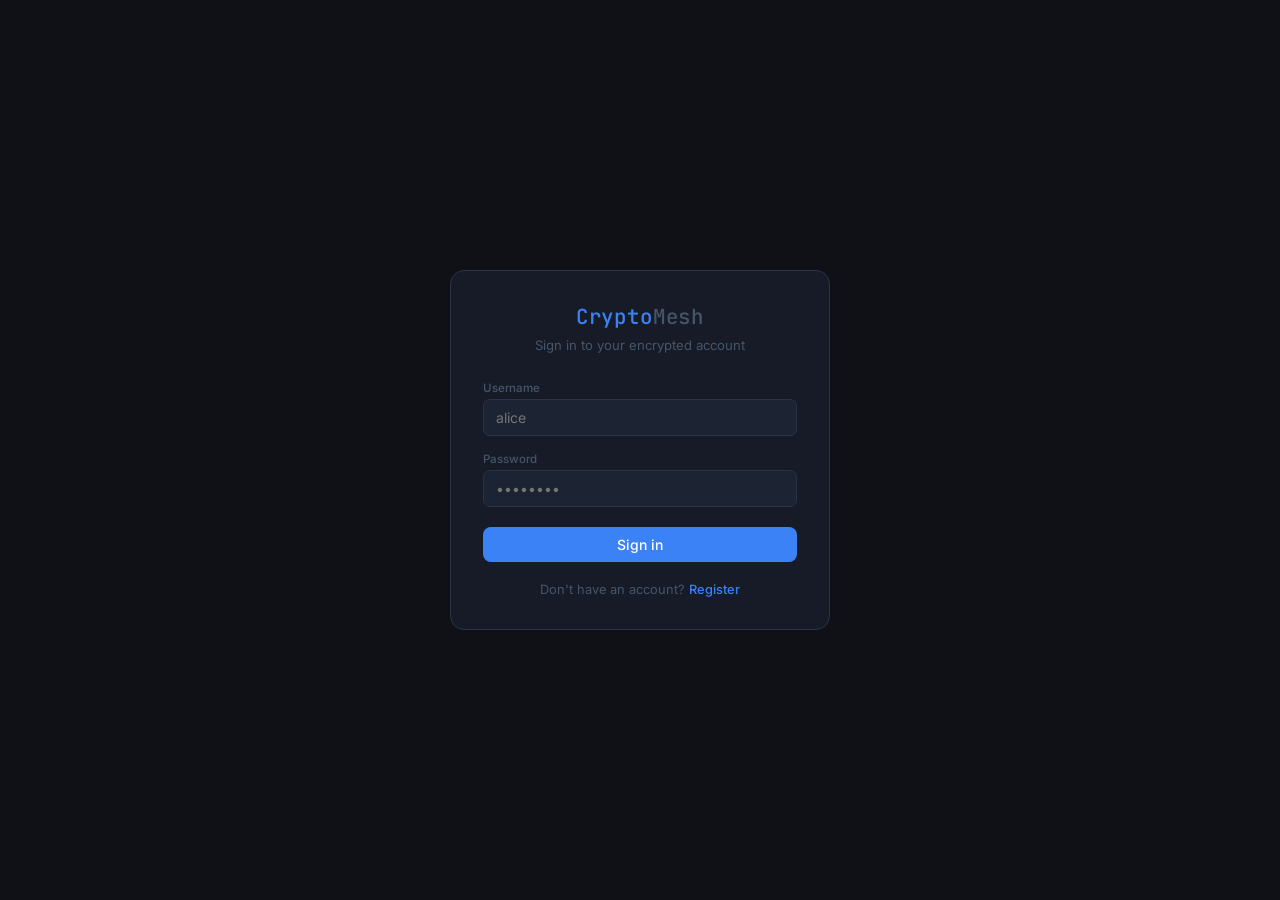
<file: static/login.html>
<!doctype html>
<html lang="en">
  <head>
    <meta charset="UTF-8" />
    <meta name="viewport" content="width=device-width, initial-scale=1.0" />
    <title>CryptoMesh — Sign in</title>
    <link rel="preconnect" href="https://fonts.googleapis.com" />
    <link
      href="https://fonts.googleapis.com/css2?family=Inter:wght@400;500;600&family=JetBrains+Mono:wght@400;500&display=swap"
      rel="stylesheet"
    />
    <link rel="stylesheet" href="/static/css/style.css" />
    <style>
      body {
        justify-content: center;
        align-items: center;
        overflow: auto;
      }
      .auth-card {
        background: var(--surface);
        border: 1px solid var(--border);
        border-radius: 14px;
        padding: 2rem;
        width: 100%;
        max-width: 380px;
      }
      .auth-card-header {
        text-align: center;
        margin-bottom: 1.75rem;
      }
      .auth-card-header .logo {
        font-size: 1.3rem;
        display: block;
        margin-bottom: 0.4rem;
      }
      .auth-card-header p {
        font-size: 0.82rem;
        color: var(--text3);
      }
      .field {
        margin-bottom: 1rem;
      }
      .field label {
        display: block;
        font-size: 0.72rem;
        color: var(--text3);
        margin-bottom: 4px;
        font-weight: 500;
      }
      .field input {
        width: 100%;
        background: var(--card);
        border: 1px solid var(--border);
        border-radius: 7px;
        color: var(--text);
        font-family: var(--sans);
        font-size: 0.875rem;
        padding: 9px 12px;
        outline: none;
        transition: border-color 0.15s;
      }
      .field input:focus {
        border-color: var(--accent);
      }
      .btn-full {
        width: 100%;
        padding: 9px;
        font-size: 0.875rem;
        border-radius: 8px;
        margin-top: 0.25rem;
      }
      .auth-footer {
        text-align: center;
        margin-top: 1.25rem;
        font-size: 0.8rem;
        color: var(--text3);
      }
      .auth-footer a {
        color: var(--accent);
        text-decoration: none;
        font-weight: 500;
      }
      .auth-footer a:hover {
        text-decoration: underline;
      }
      .alert {
        padding: 8px 12px;
        border-radius: 7px;
        font-size: 0.8rem;
        margin-bottom: 1rem;
        display: none;
      }
      .alert.show {
        display: block;
      }
      .alert-err {
        background: rgba(239, 68, 68, 0.08);
        border: 1px solid var(--red);
        color: var(--red);
      }

      .tag {
        display: inline-block;
        font-family: var(--mono);
        font-size: 0.58rem;
        padding: 2px 7px;
        border-radius: 4px;
      }
      .tag-dh {
        background: rgba(34, 197, 94, 0.1);
        color: var(--green);
      }
      .tag-enc {
        background: rgba(167, 139, 250, 0.1);
        color: var(--purple);
      }
      .tag-sig {
        background: rgba(245, 158, 11, 0.1);
        color: var(--amber);
      }
      .tag-kdf {
        background: rgba(59, 130, 246, 0.1);
        color: var(--accent);
      }
    </style>
  </head>
  <body>
    <div class="auth-card">
      <div class="auth-card-header">
        <span class="logo">Crypto<em>Mesh</em></span>
        <p>Sign in to your encrypted account</p>
      </div>

      <div class="alert alert-err" id="err"></div>

      <div class="field">
        <label>Username</label>
        <input
          type="text"
          id="username"
          placeholder="alice"
          autocomplete="username"
        />
      </div>
      <div class="field">
        <label>Password</label>
        <input
          type="password"
          id="password"
          placeholder="••••••••"
          autocomplete="current-password"
          onkeydown="if (event.key === 'Enter') doLogin();"
        />
      </div>

      <button class="btn btn-blue btn-full" onclick="doLogin()">Sign in</button>

      <div class="auth-footer">
        Don't have an account? <a href="/register">Register</a>
      </div>
    </div>

    <script>
      async function doLogin() {
        const username = document.getElementById("username").value.trim();
        const password = document.getElementById("password").value;
        const err = document.getElementById("err");
        err.classList.remove("show");

        if (!username || !password) {
          err.textContent = "Please fill in all fields.";
          err.classList.add("show");
          return;
        }

        try {
          const r = await fetch("/api/login", {
            method: "POST",
            headers: { "Content-Type": "application/json" },
            body: JSON.stringify({ username, password }),
          });
          const d = await r.json();
          if (!r.ok) {
            err.textContent = d.error || "Login failed.";
            err.classList.add("show");
            return;
          }
          // Store credentials in sessionStorage for the chat page
          sessionStorage.setItem("cm_user", username);
          sessionStorage.setItem("cm_pass", password);
          window.location.href = "/";
        } catch (e) {
          err.textContent = "Cannot reach server.";
          err.classList.add("show");
        }
      }
    </script>
  </body>
</html>
</file>
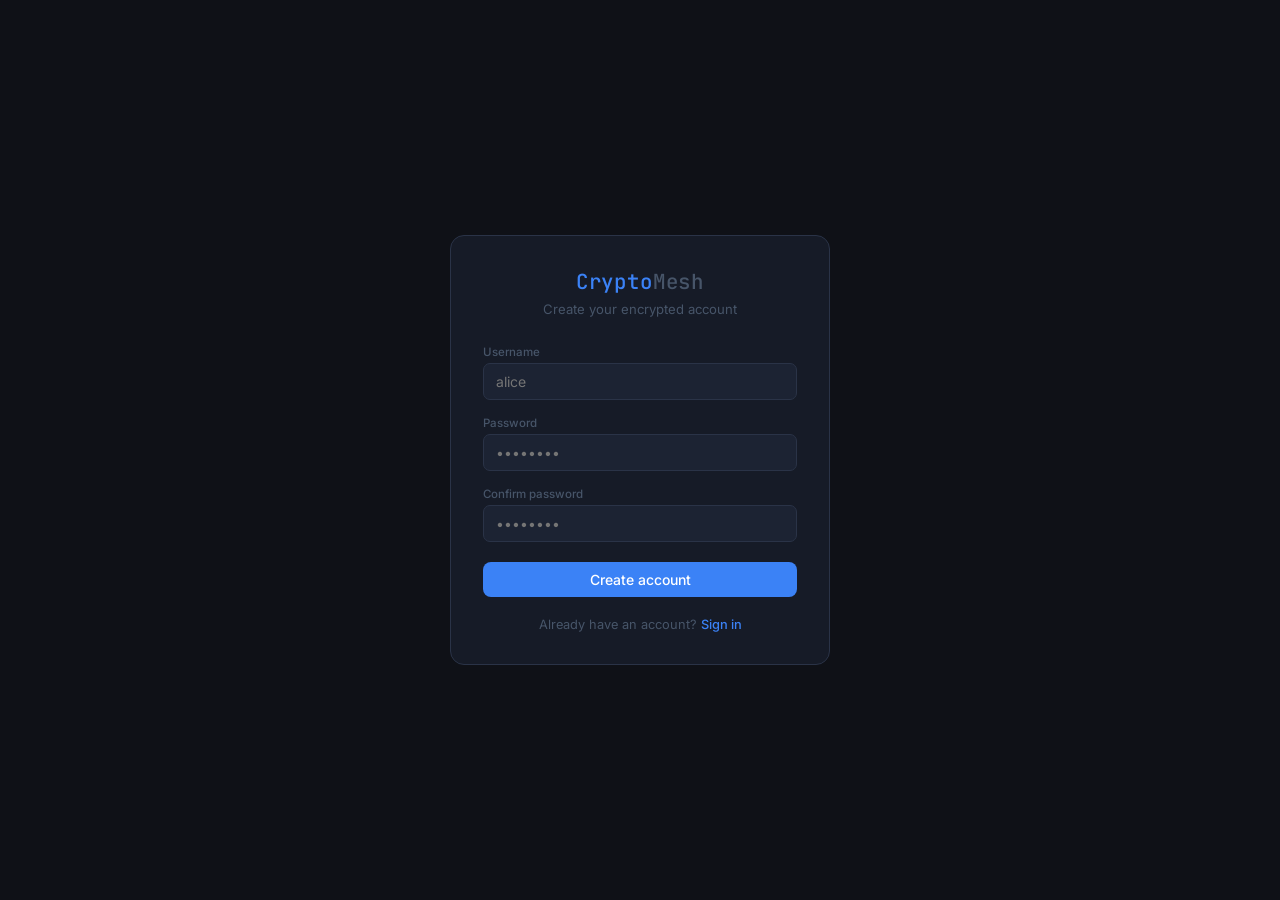
<file: static/register.html>
<!doctype html>
<html lang="en">
  <head>
    <meta charset="UTF-8" />
    <meta name="viewport" content="width=device-width, initial-scale=1.0" />
    <title>CryptoMesh — Register</title>
    <link rel="preconnect" href="https://fonts.googleapis.com" />
    <link
      href="https://fonts.googleapis.com/css2?family=Inter:wght@400;500;600&family=JetBrains+Mono:wght@400;500&display=swap"
      rel="stylesheet"
    />
    <link rel="stylesheet" href="/static/css/style.css" />
    <style>
      body {
        justify-content: center;
        align-items: center;
        overflow: auto;
      }
      .auth-card {
        background: var(--surface);
        border: 1px solid var(--border);
        border-radius: 14px;
        padding: 2rem;
        width: 100%;
        max-width: 380px;
      }
      .auth-card-header {
        text-align: center;
        margin-bottom: 1.75rem;
      }
      .auth-card-header .logo {
        font-size: 1.3rem;
        display: block;
        margin-bottom: 0.4rem;
      }
      .auth-card-header p {
        font-size: 0.82rem;
        color: var(--text3);
      }
      .field {
        margin-bottom: 1rem;
      }
      .field label {
        display: block;
        font-size: 0.72rem;
        color: var(--text3);
        margin-bottom: 4px;
        font-weight: 500;
      }
      .field input {
        width: 100%;
        background: var(--card);
        border: 1px solid var(--border);
        border-radius: 7px;
        color: var(--text);
        font-family: var(--sans);
        font-size: 0.875rem;
        padding: 9px 12px;
        outline: none;
        transition: border-color 0.15s;
      }
      .field input:focus {
        border-color: var(--accent);
      }
      .btn-full {
        width: 100%;
        padding: 9px;
        font-size: 0.875rem;
        border-radius: 8px;
        margin-top: 0.25rem;
      }
      .auth-footer {
        text-align: center;
        margin-top: 1.25rem;
        font-size: 0.8rem;
        color: var(--text3);
      }
      .auth-footer a {
        color: var(--accent);
        text-decoration: none;
        font-weight: 500;
      }
      .auth-footer a:hover {
        text-decoration: underline;
      }
      .alert {
        padding: 8px 12px;
        border-radius: 7px;
        font-size: 0.8rem;
        margin-bottom: 1rem;
        display: none;
      }
      .alert.show {
        display: block;
      }
      .alert-err {
        background: rgba(239, 68, 68, 0.08);
        border: 1px solid var(--red);
        color: var(--red);
      }
      .alert-ok {
        background: rgba(34, 197, 94, 0.08);
        border: 1px solid var(--green);
        color: var(--green);
      }
      .tag {
        display: inline-block;
        font-family: var(--mono);
        font-size: 0.58rem;
        padding: 2px 7px;
        border-radius: 4px;
      }
      .tag-dh {
        background: rgba(34, 197, 94, 0.1);
        color: var(--green);
      }
      .tag-enc {
        background: rgba(167, 139, 250, 0.1);
        color: var(--purple);
      }
      .tag-sig {
        background: rgba(245, 158, 11, 0.1);
        color: var(--amber);
      }
      .tag-kdf {
        background: rgba(59, 130, 246, 0.1);
        color: var(--accent);
      }

      /* key generation steps shown after register */
      .keygen-steps {
        margin-top: 1.25rem;
        display: none;
      }
      .keygen-steps h4 {
        font-size: 0.65rem;
        font-weight: 600;
        letter-spacing: 0.1em;
        text-transform: uppercase;
        color: var(--text3);
        margin-bottom: 8px;
      }
      .step-item {
        padding: 7px 10px;
        background: var(--card);
        border-radius: 7px;
        margin-bottom: 5px;
        border-left: 3px solid var(--border2);
      }
      .step-item.auth {
        border-left-color: var(--red);
      }
      .step-item.dh {
        border-left-color: var(--green);
      }
      .step-item.sig {
        border-left-color: var(--amber);
      }
      .step-item.save {
        border-left-color: var(--text3);
      }
      .step-name {
        font-size: 0.76rem;
        font-weight: 500;
        margin-bottom: 3px;
      }
      .step-detail {
        font-family: var(--mono);
        font-size: 0.63rem;
        color: var(--text2);
        word-break: break-all;
        line-height: 1.5;
      }
    </style>
  </head>
  <body>
    <div class="auth-card">
      <div class="auth-card-header">
        <span class="logo">Crypto<em>Mesh</em></span>
        <p>Create your encrypted account</p>
      </div>

      <div class="alert alert-err" id="err"></div>
      <div class="alert alert-ok" id="ok"></div>

      <div class="field">
        <label>Username</label>
        <input
          type="text"
          id="username"
          placeholder="alice"
          autocomplete="username"
        />
      </div>
      <div class="field">
        <label>Password</label>
        <input
          type="password"
          id="password"
          placeholder="••••••••"
          autocomplete="new-password"
        />
      </div>
      <div class="field">
        <label>Confirm password</label>
        <input
          type="password"
          id="confirm"
          placeholder="••••••••"
          autocomplete="new-password"
          onkeydown="if (event.key === 'Enter') doRegister();"
        />
      </div>

      <button class="btn btn-blue btn-full" id="reg-btn" onclick="doRegister()">
        Create account
      </button>

      <div class="keygen-steps" id="keygen-steps">
        <h4>Keys generated for your account</h4>
        <div id="step-list"></div>
      </div>

      <div class="auth-footer">
        Already have an account? <a href="/login">Sign in</a>
      </div>
    </div>

    <script>
      const stepClasses = {
        bcrypt: "auth",
        DH: "dh",
        RSA: "sig",
        Private: "save",
      };
      function classFor(name) {
        for (const [k, v] of Object.entries(stepClasses))
          if (name.includes(k)) return v;
        return "";
      }

      async function doRegister() {
        const username = document.getElementById("username").value.trim();
        const password = document.getElementById("password").value;
        const confirm = document.getElementById("confirm").value;
        const err = document.getElementById("err");
        const ok = document.getElementById("ok");
        err.classList.remove("show");
        ok.classList.remove("show");

        if (!username || !password || !confirm) {
          err.textContent = "Please fill in all fields.";
          err.classList.add("show");
          return;
        }
        if (password !== confirm) {
          err.textContent = "Passwords do not match.";
          err.classList.add("show");
          return;
        }
        if (password.length < 4) {
          err.textContent = "Password must be at least 4 characters.";
          err.classList.add("show");
          return;
        }

        const btn = document.getElementById("reg-btn");
        btn.disabled = true;
        btn.textContent = "Generating keys…";

        try {
          const r = await fetch("/api/register", {
            method: "POST",
            headers: { "Content-Type": "application/json" },
            body: JSON.stringify({ username, password }),
          });
          const d = await r.json();

          if (!r.ok) {
            err.textContent = d.error || "Registration failed.";
            err.classList.add("show");
            btn.disabled = false;
            btn.textContent = "Create account";
            return;
          }

          ok.textContent = `Account '${username}' created! Redirecting…`;
          ok.classList.add("show");

          // Show key generation steps briefly
          const stepsEl = document.getElementById("keygen-steps");
          const listEl = document.getElementById("step-list");
          stepsEl.style.display = "block";
          (d.steps || []).forEach((s, i) => {
            const div = document.createElement("div");
            div.className = `step-item ${classFor(s.step)}`;
            div.style.animationDelay = `${i * 80}ms`;
            div.innerHTML = `<div class="step-name">${s.step}</div><div class="step-detail">${s.detail}</div>`;
            listEl.appendChild(div);
          });

          // Store and redirect after short delay so user sees the steps
          sessionStorage.setItem("cm_user", username);
          sessionStorage.setItem("cm_pass", password);
          setTimeout(() => (window.location.href = "/"), 2000);
        } catch (e) {
          err.textContent = "Cannot reach server.";
          err.classList.add("show");
          btn.disabled = false;
          btn.textContent = "Create account";
        }
      }
    </script>
  </body>
</html>
</file>
<file: static/css/style.css>
*,
*::before,
*::after {
  box-sizing: border-box;
  margin: 0;
  padding: 0;
}

:root {
  --bg: #0f1117;
  --surface: #161b27;
  --card: #1c2333;
  --border: #2a3347;
  --border2: #364057;
  --accent: #3b82f6;
  --accent-dim: #1e3a5f;
  --green: #22c55e;
  --green-dim: #14532d;
  --amber: #f59e0b;
  --red: #ef4444;
  --purple: #a78bfa;
  --purple-dim: #3b1f6e;
  --text: #e2e8f0;
  --text2: #94a3b8;
  --text3: #475569;
  --mono: "JetBrains Mono", monospace;
  --sans: "Inter", sans-serif;
  --radius: 10px;
}

body {
  font-family: var(--sans);
  background: var(--bg);
  color: var(--text);
  height: 100vh;
  display: flex;
  flex-direction: column;
  overflow: hidden;
}

/* ── top bar ── */
.topbar {
  display: flex;
  align-items: center;
  justify-content: space-between;
  padding: 0 1rem;
  height: 52px;
  border-bottom: 1px solid var(--border);
  background: var(--surface);
  flex-shrink: 0;
}
.logo {
  font-family: var(--mono);
  font-size: 1rem;
  font-weight: 500;
  color: var(--accent);
  letter-spacing: 0.04em;
}
.logo em {
  color: var(--text3);
  font-style: normal;
}

.auth-area {
  display: flex;
  gap: 8px;
  align-items: center;
}
.auth-area input {
  background: var(--card);
  border: 1px solid var(--border);
  border-radius: 6px;
  color: var(--text);
  font-family: var(--sans);
  font-size: 0.8rem;
  padding: 5px 10px;
  outline: none;
  width: 110px;
}
.auth-area input:focus {
  border-color: var(--accent);
}
.btn {
  padding: 5px 14px;
  border-radius: 6px;
  border: none;
  font-family: var(--sans);
  font-size: 0.8rem;
  font-weight: 500;
  cursor: pointer;
  transition: all 0.15s;
}
.btn-blue {
  background: var(--accent);
  color: #fff;
}
.btn-blue:hover {
  background: #2563eb;
}
.btn-ghost {
  background: var(--card);
  color: var(--text2);
  border: 1px solid var(--border);
}
.btn-ghost:hover {
  color: var(--text);
  border-color: var(--border2);
}
.btn:disabled {
  opacity: 0.4;
  cursor: not-allowed;
}

.user-badge {
  font-family: var(--mono);
  font-size: 0.72rem;
  padding: 4px 10px;
  border-radius: 20px;
  background: var(--accent-dim);
  color: var(--accent);
  border: 1px solid var(--accent);
  display: none;
}

/* ── shell ── */
.shell {
  flex: 1;
  display: flex;
  overflow: hidden;
}

/* ── left sidebar: user list ── */
.sidebar {
  width: 220px;
  border-right: 1px solid var(--border);
  display: flex;
  flex-direction: column;
  background: var(--surface);
  flex-shrink: 0;
}
.sidebar-header {
  padding: 12px 14px;
  border-bottom: 1px solid var(--border);
}
.sidebar-header h3 {
  font-size: 0.7rem;
  font-weight: 600;
  letter-spacing: 0.1em;
  text-transform: uppercase;
  color: var(--text3);
}
.user-list {
  flex: 1;
  overflow-y: auto;
  padding: 8px;
}
.user-item {
  display: flex;
  align-items: center;
  gap: 10px;
  padding: 9px 10px;
  border-radius: 8px;
  cursor: pointer;
  transition: background 0.1s;
  border: 1px solid transparent;
}
.user-item:hover {
  background: var(--card);
}
.user-item.active {
  background: var(--accent-dim);
  border-color: rgba(59, 130, 246, 0.3);
}
.user-item.active .uname {
  color: var(--accent);
}
.avatar {
  width: 34px;
  height: 34px;
  border-radius: 50%;
  display: flex;
  align-items: center;
  justify-content: center;
  font-weight: 600;
  font-size: 0.75rem;
  flex-shrink: 0;
}
.uname {
  font-size: 0.82rem;
  font-weight: 500;
}
.ustatus {
  font-size: 0.65rem;
  color: var(--text3);
}

.new-user-btn {
  width: 100%;
  padding: 7px;
  border: 1px dashed var(--border2);
  border-radius: 8px;
  background: none;
  color: var(--text3);
  font-size: 0.78rem;
  cursor: pointer;
  transition: all 0.15s;
}
.new-user-btn:hover {
  color: var(--text);
  border-color: var(--accent);
}

/* ── chat area ── */
.chat-area {
  flex: 1;
  display: flex;
  flex-direction: column;
  overflow: hidden;
}

.chat-header {
  padding: 12px 16px;
  border-bottom: 1px solid var(--border);
  display: flex;
  align-items: center;
  justify-content: space-between;
  background: var(--surface);
  flex-shrink: 0;
}
.chat-title {
  font-size: 0.9rem;
  font-weight: 600;
}

.btn-inspector {
  display: flex;
  align-items: center;
  gap: 6px;
  padding: 6px 12px;
  border-radius: 6px;
  border: 1px solid var(--purple);
  background: var(--purple-dim);
  color: var(--purple);
  font-size: 0.75rem;
  font-weight: 500;
  cursor: pointer;
  transition: all 0.15s;
}
.btn-inspector:hover {
  background: rgba(167, 139, 250, 0.2);
}
.btn-inspector .dot {
  width: 6px;
  height: 6px;
  border-radius: 50%;
  background: var(--purple);
}

.messages {
  flex: 1;
  overflow-y: auto;
  padding: 16px;
  display: flex;
  flex-direction: column;
  gap: 10px;
}

/* ── message bubbles ── */
.msg-row {
  display: flex;
  gap: 8px;
  max-width: 75%;
}
.msg-row.sent {
  align-self: flex-end;
  flex-direction: row-reverse;
}
.msg-row.received {
  align-self: flex-start;
}

.bubble-avatar {
  width: 28px;
  height: 28px;
  border-radius: 50%;
  font-size: 0.65rem;
  font-weight: 600;
  display: flex;
  align-items: center;
  justify-content: center;
  flex-shrink: 0;
  align-self: flex-end;
}

.bubble-wrap {
  display: flex;
  flex-direction: column;
  gap: 3px;
}
.msg-row.sent .bubble-wrap {
  align-items: flex-end;
}

.bubble {
  padding: 9px 13px;
  border-radius: 16px;
  font-size: 0.875rem;
  line-height: 1.5;
  position: relative;
  cursor: pointer;
  transition: opacity 0.15s;
}
.bubble:hover {
  opacity: 0.9;
}
.msg-row.sent .bubble {
  background: var(--accent);
  color: #fff;
  border-bottom-right-radius: 4px;
}
.msg-row.received .bubble {
  background: var(--card);
  color: var(--text);
  border: 1px solid var(--border);
  border-bottom-left-radius: 4px;
}

.bubble-meta {
  display: flex;
  align-items: center;
  gap: 6px;
}
.bubble-time {
  font-size: 0.62rem;
  color: var(--text3);
}
.sig-ok {
  font-size: 0.6rem;
  color: var(--green);
  font-family: var(--mono);
}
.sig-bad {
  font-size: 0.6rem;
  color: var(--red);
  font-family: var(--mono);
}
.crypto-hint {
  font-size: 0.6rem;
  color: var(--text3);
  font-family: var(--mono);
}

/* ── compose ── */
.compose {
  padding: 12px 16px;
  border-top: 1px solid var(--border);
  display: flex;
  gap: 8px;
  align-items: flex-end;
  background: var(--surface);
  flex-shrink: 0;
}
.compose textarea {
  flex: 1;
  background: var(--card);
  border: 1px solid var(--border);
  border-radius: 10px;
  color: var(--text);
  font-family: var(--sans);
  font-size: 0.875rem;
  padding: 9px 12px;
  outline: none;
  resize: none;
  min-height: 40px;
  max-height: 120px;
  line-height: 1.5;
}
.compose textarea:focus {
  border-color: var(--accent);
}
.compose textarea::placeholder {
  color: var(--text3);
}
.btn-send {
  width: 38px;
  height: 38px;
  border-radius: 8px;
  border: none;
  background: var(--accent);
  color: #fff;
  cursor: pointer;
  font-size: 1.1rem;
  display: flex;
  align-items: center;
  justify-content: center;
  transition: background 0.15s;
  flex-shrink: 0;
}
.btn-send:hover {
  background: #2563eb;
}
.btn-send:disabled {
  background: var(--border);
  cursor: not-allowed;
}

.empty-chat {
  flex: 1;
  display: flex;
  flex-direction: column;
  align-items: center;
  justify-content: center;
  gap: 8px;
  color: var(--text3);
}
.empty-chat .icon {
  font-size: 2.5rem;
}
.empty-chat p {
  font-size: 0.875rem;
}

/* ── inspector panel ── */
.inspector {
  width: 340px;
  border-left: 1px solid var(--border);
  background: var(--surface);
  display: flex;
  flex-direction: column;
  overflow: hidden;
  transition: width 0.2s ease;
}
.inspector.hidden {
  width: 0;
  overflow: hidden;
  border: none;
}

.inspector-header {
  padding: 12px 14px;
  border-bottom: 1px solid var(--border);
  display: flex;
  align-items: center;
  justify-content: space-between;
  flex-shrink: 0;
}
.inspector-header h3 {
  font-size: 0.78rem;
  font-weight: 600;
  color: var(--purple);
  letter-spacing: 0.06em;
  text-transform: uppercase;
}
.btn-close-inspector {
  background: none;
  border: none;
  color: var(--text3);
  cursor: pointer;
  font-size: 1rem;
  padding: 2px 4px;
  border-radius: 4px;
}
.btn-close-inspector:hover {
  color: var(--text);
  background: var(--card);
}

.inspector-body {
  flex: 1;
  overflow-y: auto;
  padding: 12px;
}

.insp-placeholder {
  color: var(--text3);
  font-size: 0.8rem;
  text-align: center;
  margin-top: 2rem;
  line-height: 1.6;
}

.insp-section {
  margin-bottom: 14px;
}
.insp-label {
  font-size: 0.62rem;
  font-weight: 600;
  letter-spacing: 0.1em;
  text-transform: uppercase;
  color: var(--text3);
  margin-bottom: 6px;
}

.step-item {
  padding: 8px 10px;
  background: var(--card);
  border-radius: 7px;
  margin-bottom: 6px;
  border-left: 3px solid var(--border2);
  animation: fadeUp 0.25s ease forwards;
  opacity: 0;
}
.step-item.dh {
  border-left-color: var(--green);
}
.step-item.kdf {
  border-left-color: var(--accent);
}
.step-item.enc {
  border-left-color: var(--purple);
}
.step-item.sig {
  border-left-color: var(--amber);
}
.step-item.auth {
  border-left-color: var(--red);
}
.step-item.save {
  border-left-color: var(--text3);
}

@keyframes fadeUp {
  from {
    opacity: 0;
    transform: translateY(6px);
  }
  to {
    opacity: 1;
    transform: none;
  }
}

.step-name {
  font-size: 0.78rem;
  font-weight: 500;
  margin-bottom: 4px;
}
.step-detail {
  font-family: var(--mono);
  font-size: 0.65rem;
  color: var(--text2);
  word-break: break-all;
  line-height: 1.55;
}

.tag {
  display: inline-block;
  font-family: var(--mono);
  font-size: 0.58rem;
  padding: 1px 6px;
  border-radius: 4px;
  margin-right: 4px;
}
.tag-dh {
  background: rgba(34, 197, 94, 0.12);
  color: var(--green);
}
.tag-enc {
  background: rgba(167, 139, 250, 0.12);
  color: var(--purple);
}
.tag-sig {
  background: rgba(245, 158, 11, 0.12);
  color: var(--amber);
}
.tag-kdf {
  background: rgba(59, 130, 246, 0.12);
  color: var(--accent);
}

.algo-badge {
  font-family: var(--mono);
  font-size: 0.65rem;
  padding: 5px 9px;
  background: var(--card);
  border: 1px solid var(--border);
  border-radius: 6px;
  color: var(--text2);
  word-break: break-all;
  line-height: 1.6;
}

/* ── register modal ── */
.modal-overlay {
  position: fixed;
  inset: 0;
  background: rgba(0, 0, 0, 0.6);
  display: flex;
  align-items: center;
  justify-content: center;
  z-index: 100;
  display: none;
}
.modal-overlay.show {
  display: flex;
}
.modal {
  background: var(--surface);
  border: 1px solid var(--border);
  border-radius: 14px;
  padding: 1.5rem;
  width: 340px;
}
.modal h3 {
  font-size: 1rem;
  font-weight: 600;
  margin-bottom: 1rem;
}
.field {
  margin-bottom: 0.85rem;
}
.field label {
  display: block;
  font-size: 0.72rem;
  color: var(--text3);
  margin-bottom: 4px;
  font-weight: 500;
}
.field input {
  width: 100%;
  background: var(--card);
  border: 1px solid var(--border);
  border-radius: 7px;
  color: var(--text);
  font-family: var(--sans);
  font-size: 0.85rem;
  padding: 7px 11px;
  outline: none;
}
.field input:focus {
  border-color: var(--accent);
}
.modal-actions {
  display: flex;
  gap: 8px;
  margin-top: 1.1rem;
}
.alert {
  padding: 7px 10px;
  border-radius: 6px;
  font-size: 0.78rem;
  margin-bottom: 0.75rem;
  display: none;
}
.alert.show {
  display: block;
}
.alert-err {
  background: rgba(239, 68, 68, 0.1);
  border: 1px solid var(--red);
  color: var(--red);
}
.alert-ok {
  background: rgba(34, 197, 94, 0.1);
  border: 1px solid var(--green);
  color: var(--green);
}

/* scrollbar */
::-webkit-scrollbar {
  width: 5px;
}
::-webkit-scrollbar-track {
  background: transparent;
}
::-webkit-scrollbar-thumb {
  background: var(--border2);
  border-radius: 4px;
}
/* ===============================
   Unread Badge
================================== */

.unread-badge {

    min-width: 22px;
    height: 22px;

    border-radius: 50%;

    background: #ef4444;

    color: white;

    display: flex;

    justify-content: center;

    align-items: center;

    font-size: 12px;

    font-weight: bold;

    margin-left: auto;

    padding: 0 6px;

}
</file>
